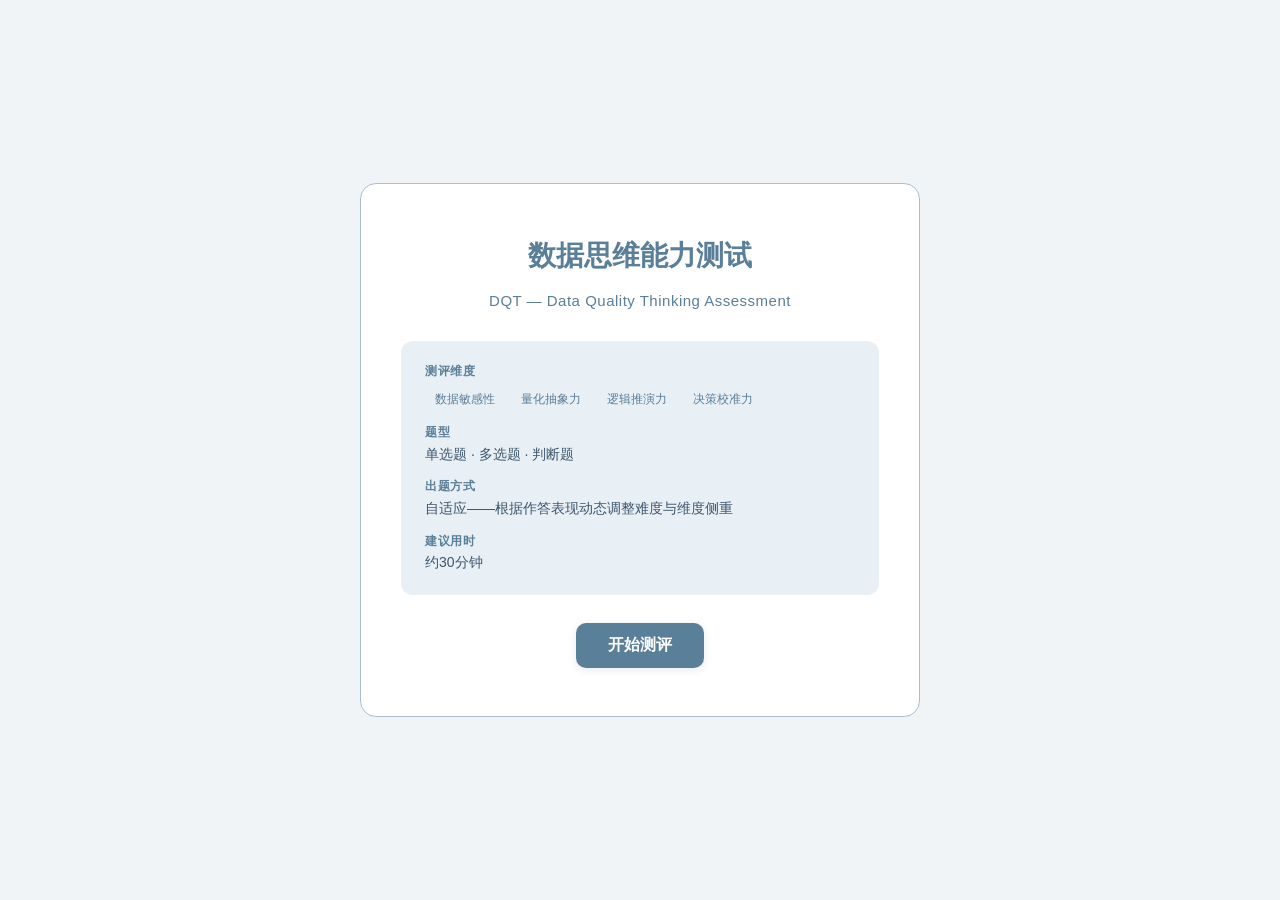
<file: index.html>
<!DOCTYPE html>
<html lang="zh-CN">
<head>
<meta charset="UTF-8">
<meta name="viewport" content="width=device-width, initial-scale=1.0">
<meta http-equiv="Cache-Control" content="no-cache, no-store, must-revalidate">
<meta http-equiv="Pragma" content="no-cache">
<meta http-equiv="Expires" content="0">
<title>数据思维能力测试</title>
<link rel="stylesheet" href="style.css">
</head>
<body>

<!-- 开始页 -->
<div id="startScreen" class="start-screen">
<div class="start-card">
  <h1>数据思维能力测试</h1>
  <div class="subtitle">DQT — Data Quality Thinking Assessment</div>
  <dl class="start-info">
    <dt>测评维度</dt>
    <dd><div class="dim-tags">
      <span class="dim-tag dt1">数据敏感性</span>
      <span class="dim-tag dt2">量化抽象力</span>
      <span class="dim-tag dt3">逻辑推演力</span>
      <span class="dim-tag dt4">决策校准力</span>
    </div></dd>
    <dt>题型</dt><dd>单选题 · 多选题 · 判断题</dd>
    <dt>出题方式</dt><dd>自适应——根据作答表现动态调整难度与维度侧重</dd>
    <dt>建议用时</dt><dd>约30分钟</dd>
  </dl>
  <button class="btn btn-primary" onclick="showNameScreen()" disabled>题库加载中…</button>
</div>
</div>

<!-- 姓名输入页 -->
<div id="nameScreen" class="name-screen hidden">
<div class="start-card">
  <h1>数据思维能力测试</h1>
  <div class="subtitle">请输入您的姓名后开始测评</div>
  <div class="name-input-wrap">
    <input type="text" id="nameInput" class="name-input" placeholder="请输入您的姓名" autocomplete="name" oninput="onNameInput()">
  </div>
  <button class="btn btn-primary" onclick="confirmName()" id="nameBtn" disabled>开始测评</button>
</div>
</div>

<!-- 答题页 -->
<div id="quizScreen" class="quiz-screen hidden">
  <div class="progress-bar-wrap"><div class="progress-bar" id="progressBar"></div></div>
  <div class="progress-meta">
    <span id="progressText"></span>
    <span id="dimIndicator"></span>
  </div>
  <div class="q-card" id="questionCard"></div>
  <div class="submit-wrap">
    <button class="btn btn-prev" id="prevBtn" onclick="goPrev()" disabled>上一题</button>
    <button class="btn btn-primary" id="submitBtn" onclick="submitAnswer()" disabled>下一题</button>
  </div>
</div>

<!-- 结果页 -->
<div id="resultScreen" class="result-screen hidden"></div>

<!-- 错题解析页 -->
<div id="mistakeReviewScreen" class="mistake-review-screen hidden"></div>

<script src="questions.js?v=202605211537"></script>
<script src="app.js?v=202605211537"></script>
<script>
// 兜底检测：如果 app.js 没正确启用按钮，3秒后自行检测
setTimeout(function(){
  var btn = document.querySelector('#startScreen .btn-primary');
  if (btn && btn.disabled) {
    if (typeof _ALL_QUESTIONS === 'undefined') {
      btn.textContent = '题库加载失败，请刷新页面';
      btn.style.background = '#c0392b';
    } else if (!_ALL_QUESTIONS || !_ALL_QUESTIONS.length) {
      btn.textContent = '题库为空，请刷新页面';
      btn.style.background = '#c0392b';
    }
  }
}, 3000);
</script>
</body>
</html>
</file>
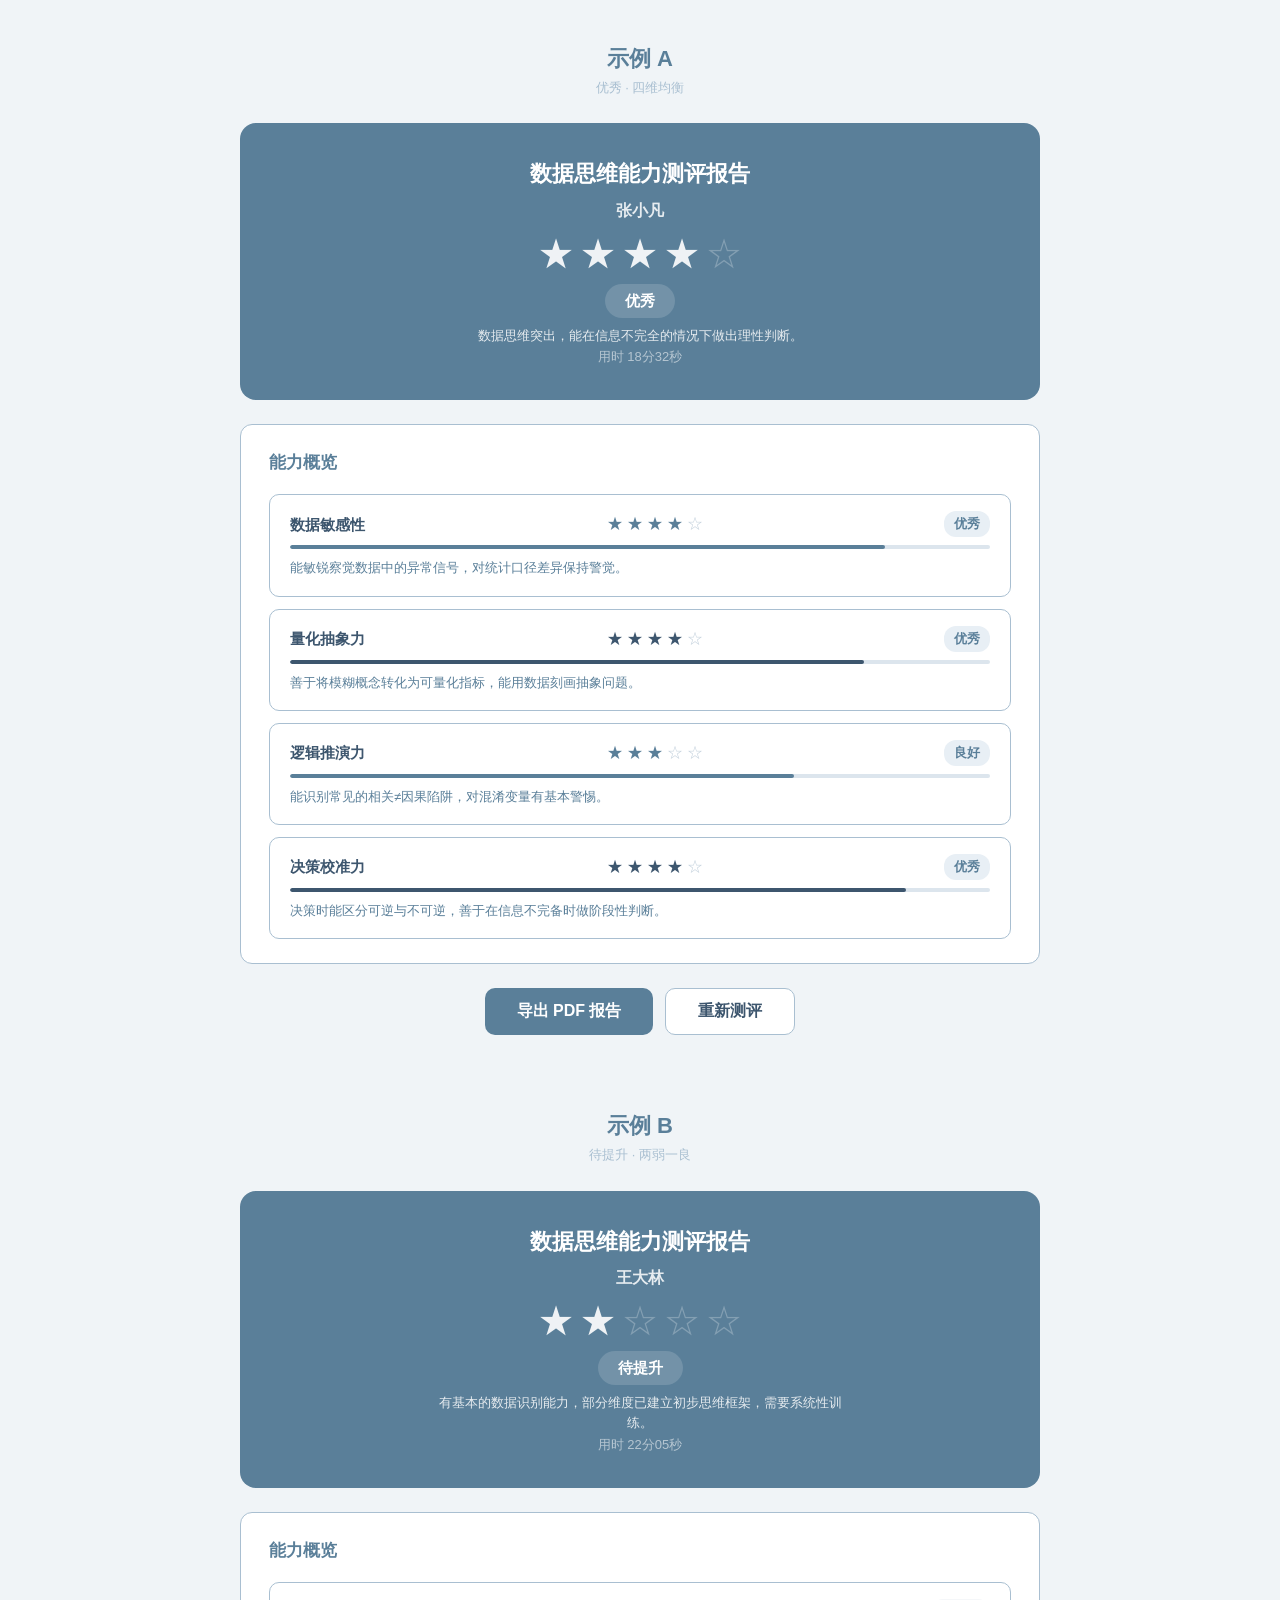
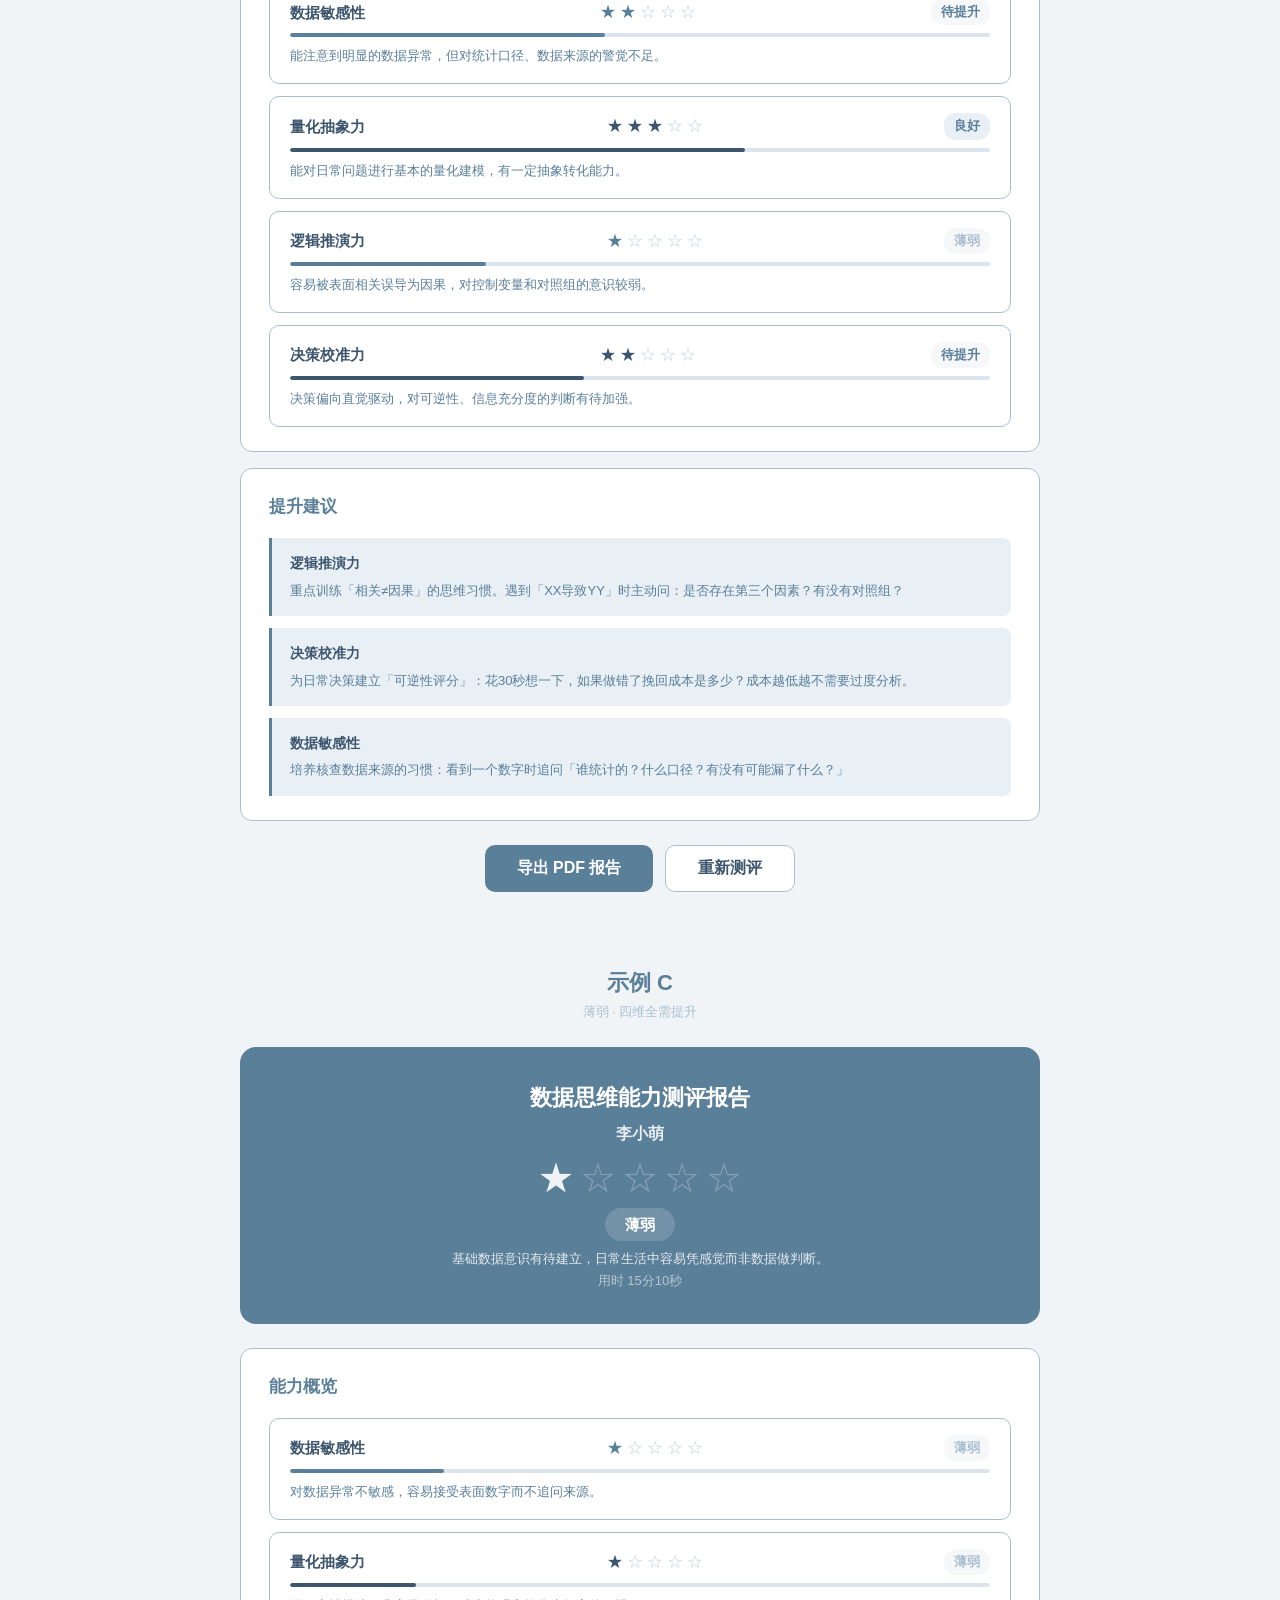
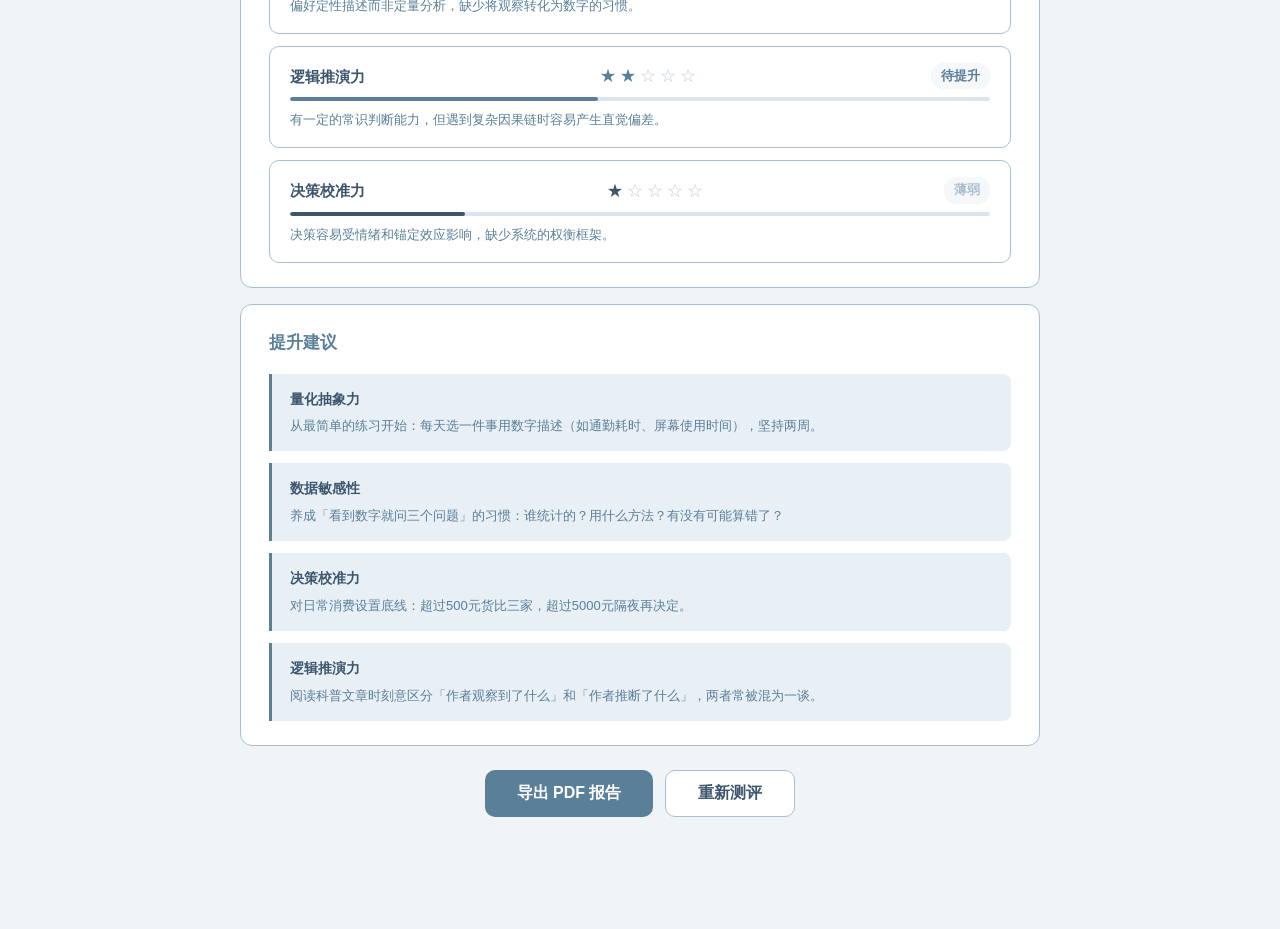
<file: demo-report-v2.html>
<!DOCTYPE html><html lang="zh-CN"><head><meta charset="UTF-8"><title>DQT 测评报告</title>
<style>
*{margin:0;padding:0;box-sizing:border-box}
body{font-family:-apple-system,BlinkMacSystemFont,"PingFang SC","Microsoft YaHei",sans-serif;background:#F0F4F7;color:#3D566E;line-height:1.7;padding:40px 24px}
h2{text-align:center;font-size:22px;color:#5A7F99;margin:48px 0 8px;font-weight:700}
h2:first-child{margin-top:0}
sub{display:block;text-align:center;color:#A9BFD1;font-size:13px;margin-bottom:24px;font-weight:400}
.result-screen{max-width:800px;margin:0 auto 48px}
.result-header{background:#5A7F99;color:#fff;border-radius:16px;padding:32px 36px;margin-bottom:24px;text-align:center}
.result-header h1{font-size:22px;font-weight:700;margin-bottom:4px}
.star-rating{display:flex;justify-content:center;gap:6px;margin:12px 0 8px}
.star-large{font-size:36px;line-height:1}
.star-large.filled{color:rgba(255,255,255,.9)}
.star-large.empty{font-size:36px;color:rgba(255,255,255,.25);line-height:1}
.level-badge{display:inline-block;font-size:15px;font-weight:700;padding:4px 20px;border-radius:20px;margin:4px 4px 8px;background:rgba(255,255,255,.15);color:#fff}
.level-badge.lv-a{background:#d1fae5;color:#065f46}
.level-badge.lv-b{background:#dbeafe;color:#1e40af}
.level-badge.lv-c{background:#fef3c7;color:#92400e}
.level-badge.lv-d{background:#fee2e2;color:#991b1b}
.tier-badge{display:inline-block;font-size:12px;font-weight:500;padding:2px 12px;border-radius:12px;margin:4px 4px 8px;background:rgba(255,255,255,.2);color:rgba(255,255,255,.85)}
.level-desc{font-size:13px;opacity:.85;margin-bottom:8px;line-height:1.6;max-width:420px;margin:0 auto}
.score-label{font-size:13px;opacity:.55}
.user-name-label{font-size:16px;color:rgba(255,255,255,.85);font-weight:600;margin-bottom:4px}
.result-card{background:#fff;border:1px solid #A9BFD1;border-radius:12px;padding:24px 28px;margin-bottom:16px}
.result-card h2{font-size:17px;font-weight:600;margin:0 0 16px;text-align:left;color:#5A7F99}
.dim-list{display:flex;flex-direction:column;gap:12px}
.dim-item{padding:16px 20px;border-radius:10px;border:1px solid #A9BFD1;background:#fff}
.dim-head{display:flex;justify-content:space-between;align-items:center;margin-bottom:8px}
.dim-name{font-weight:600;font-size:15px;color:#3D566E}
.dim-stars{display:flex;align-items:center;gap:4px}
.star-small{font-size:16px;line-height:1}
.star-small.empty{font-size:16px;color:#c5d2dd;line-height:1}
.dim-level{font-size:13px;font-weight:600;padding:2px 10px;border-radius:12px}
.lv-a{background:#e8eff5;color:#5A7F99}.lv-b{background:#e8eff5;color:#5A7F99}
.lv-c{background:#f5f7f9;color:#5A7F99}.lv-d{background:#f5f7f9;color:#A9BFD1}
.dim-bar{height:4px;background:#dce5ed;border-radius:2px;overflow:hidden;margin-bottom:8px}
.dim-bar-fill{height:100%;border-radius:2px}
.dim-desc{font-size:13px;color:#5A7F99;line-height:1.7}
.weakness-card{background:#fff;border:1px solid #A9BFD1;border-radius:12px;padding:24px 28px;margin-bottom:16px}
.weakness-card h2{font-size:17px;font-weight:600;margin:0 0 16px;text-align:left;color:#5A7F99}
.weakness-item{padding:14px 18px;border-left:3px solid #5A7F99;background:#e8eff5;border-radius:0 8px 8px 0;margin-bottom:12px}
.weakness-item:last-child{margin-bottom:0}
.weakness-item h3{font-size:14px;font-weight:600;color:#3D566E;margin-bottom:4px}
.weakness-item p{font-size:13px;color:#5A7F99;line-height:1.7}
.result-actions{display:flex;gap:12px;justify-content:center;margin-top:24px;padding-bottom:24px;flex-wrap:wrap}
.btn{display:inline-flex;align-items:center;justify-content:center;gap:8px;padding:12px 32px;border-radius:10px;border:none;font-size:16px;font-weight:600}
.btn-primary{background:#5A7F99;color:#fff}
.btn-restart{background:#fff;color:#3D566E;border:1px solid #A9BFD1}
</style></head><body>

<h2>示例 A<sub>优秀 · 四维均衡</sub></h2>
<div class="result-screen">
<div class="result-header"><h1>数据思维能力测评报告</h1><div class="user-name-label">张小凡</div>
<div class="star-rating"><span class="star-large filled">★</span><span class="star-large filled">★</span><span class="star-large filled">★</span><span class="star-large filled">★</span><span class="star-large empty">☆</span></div>
<div class="level-badge">优秀</div><div class="level-desc">数据思维突出，能在信息不完全的情况下做出理性判断。</div><div class="score-label">用时 18分32秒</div></div>
<div class="result-card"><h2>能力概览</h2><div class="dim-list">
<div class="dim-item"><div class="dim-head"><span class="dim-name">数据敏感性</span><span class="dim-stars"><span class="star-small" style="color:#5A7F99">★</span><span class="star-small" style="color:#5A7F99">★</span><span class="star-small" style="color:#5A7F99">★</span><span class="star-small" style="color:#5A7F99">★</span><span class="star-small empty">☆</span></span><span class="dim-level lv-a">优秀</span></div><div class="dim-bar"><div class="dim-bar-fill" style="width:85%;background:#5A7F99"></div></div><div class="dim-desc">能敏锐察觉数据中的异常信号，对统计口径差异保持警觉。</div></div>
<div class="dim-item"><div class="dim-head"><span class="dim-name">量化抽象力</span><span class="dim-stars"><span class="star-small" style="color:#3D566E">★</span><span class="star-small" style="color:#3D566E">★</span><span class="star-small" style="color:#3D566E">★</span><span class="star-small" style="color:#3D566E">★</span><span class="star-small empty">☆</span></span><span class="dim-level lv-a">优秀</span></div><div class="dim-bar"><div class="dim-bar-fill" style="width:82%;background:#3D566E"></div></div><div class="dim-desc">善于将模糊概念转化为可量化指标，能用数据刻画抽象问题。</div></div>
<div class="dim-item"><div class="dim-head"><span class="dim-name">逻辑推演力</span><span class="dim-stars"><span class="star-small" style="color:#5A7F99">★</span><span class="star-small" style="color:#5A7F99">★</span><span class="star-small" style="color:#5A7F99">★</span><span class="star-small empty">☆</span><span class="star-small empty">☆</span></span><span class="dim-level lv-b">良好</span></div><div class="dim-bar"><div class="dim-bar-fill" style="width:72%;background:#5A7F99"></div></div><div class="dim-desc">能识别常见的相关≠因果陷阱，对混淆变量有基本警惕。</div></div>
<div class="dim-item"><div class="dim-head"><span class="dim-name">决策校准力</span><span class="dim-stars"><span class="star-small" style="color:#3D566E">★</span><span class="star-small" style="color:#3D566E">★</span><span class="star-small" style="color:#3D566E">★</span><span class="star-small" style="color:#3D566E">★</span><span class="star-small empty">☆</span></span><span class="dim-level lv-a">优秀</span></div><div class="dim-bar"><div class="dim-bar-fill" style="width:88%;background:#3D566E"></div></div><div class="dim-desc">决策时能区分可逆与不可逆，善于在信息不完备时做阶段性判断。</div></div>
</div></div>
<div class="result-actions"><button class="btn btn-primary">导出 PDF 报告</button><button class="btn btn-restart">重新测评</button></div>
</div>

<h2>示例 B<sub>待提升 · 两弱一良</sub></h2>
<div class="result-screen">
<div class="result-header"><h1>数据思维能力测评报告</h1><div class="user-name-label">王大林</div>
<div class="star-rating"><span class="star-large filled">★</span><span class="star-large filled">★</span><span class="star-large empty">☆</span><span class="star-large empty">☆</span><span class="star-large empty">☆</span></div>
<div class="level-badge">待提升</div><div class="level-desc">有基本的数据识别能力，部分维度已建立初步思维框架，需要系统性训练。</div><div class="score-label">用时 22分05秒</div></div>
<div class="result-card"><h2>能力概览</h2><div class="dim-list">
<div class="dim-item"><div class="dim-head"><span class="dim-name">数据敏感性</span><span class="dim-stars"><span class="star-small" style="color:#5A7F99">★</span><span class="star-small" style="color:#5A7F99">★</span><span class="star-small empty">☆</span><span class="star-small empty">☆</span><span class="star-small empty">☆</span></span><span class="dim-level lv-c">待提升</span></div><div class="dim-bar"><div class="dim-bar-fill" style="width:45%;background:#5A7F99"></div></div><div class="dim-desc">能注意到明显的数据异常，但对统计口径、数据来源的警觉不足。</div></div>
<div class="dim-item"><div class="dim-head"><span class="dim-name">量化抽象力</span><span class="dim-stars"><span class="star-small" style="color:#3D566E">★</span><span class="star-small" style="color:#3D566E">★</span><span class="star-small" style="color:#3D566E">★</span><span class="star-small empty">☆</span><span class="star-small empty">☆</span></span><span class="dim-level lv-b">良好</span></div><div class="dim-bar"><div class="dim-bar-fill" style="width:65%;background:#3D566E"></div></div><div class="dim-desc">能对日常问题进行基本的量化建模，有一定抽象转化能力。</div></div>
<div class="dim-item"><div class="dim-head"><span class="dim-name">逻辑推演力</span><span class="dim-stars"><span class="star-small" style="color:#5A7F99">★</span><span class="star-small empty">☆</span><span class="star-small empty">☆</span><span class="star-small empty">☆</span><span class="star-small empty">☆</span></span><span class="dim-level lv-d">薄弱</span></div><div class="dim-bar"><div class="dim-bar-fill" style="width:28%;background:#5A7F99"></div></div><div class="dim-desc">容易被表面相关误导为因果，对控制变量和对照组的意识较弱。</div></div>
<div class="dim-item"><div class="dim-head"><span class="dim-name">决策校准力</span><span class="dim-stars"><span class="star-small" style="color:#3D566E">★</span><span class="star-small" style="color:#3D566E">★</span><span class="star-small empty">☆</span><span class="star-small empty">☆</span><span class="star-small empty">☆</span></span><span class="dim-level lv-c">待提升</span></div><div class="dim-bar"><div class="dim-bar-fill" style="width:42%;background:#3D566E"></div></div><div class="dim-desc">决策偏向直觉驱动，对可逆性、信息充分度的判断有待加强。</div></div>
</div></div>
<div class="weakness-card"><h2>提升建议</h2>
<div class="weakness-item"><h3>逻辑推演力</h3><p>重点训练「相关≠因果」的思维习惯。遇到「XX导致YY」时主动问：是否存在第三个因素？有没有对照组？</p></div>
<div class="weakness-item"><h3>决策校准力</h3><p>为日常决策建立「可逆性评分」：花30秒想一下，如果做错了挽回成本是多少？成本越低越不需要过度分析。</p></div>
<div class="weakness-item"><h3>数据敏感性</h3><p>培养核查数据来源的习惯：看到一个数字时追问「谁统计的？什么口径？有没有可能漏了什么？」</p></div>
</div>
<div class="result-actions"><button class="btn btn-primary">导出 PDF 报告</button><button class="btn btn-restart">重新测评</button></div>
</div>

<h2>示例 C<sub>薄弱 · 四维全需提升</sub></h2>
<div class="result-screen">
<div class="result-header"><h1>数据思维能力测评报告</h1><div class="user-name-label">李小萌</div>
<div class="star-rating"><span class="star-large filled">★</span><span class="star-large empty">☆</span><span class="star-large empty">☆</span><span class="star-large empty">☆</span><span class="star-large empty">☆</span></div>
<div class="level-badge">薄弱</div><div class="level-desc">基础数据意识有待建立，日常生活中容易凭感觉而非数据做判断。</div><div class="score-label">用时 15分10秒</div></div>
<div class="result-card"><h2>能力概览</h2><div class="dim-list">
<div class="dim-item"><div class="dim-head"><span class="dim-name">数据敏感性</span><span class="dim-stars"><span class="star-small" style="color:#5A7F99">★</span><span class="star-small empty">☆</span><span class="star-small empty">☆</span><span class="star-small empty">☆</span><span class="star-small empty">☆</span></span><span class="dim-level lv-d">薄弱</span></div><div class="dim-bar"><div class="dim-bar-fill" style="width:22%;background:#5A7F99"></div></div><div class="dim-desc">对数据异常不敏感，容易接受表面数字而不追问来源。</div></div>
<div class="dim-item"><div class="dim-head"><span class="dim-name">量化抽象力</span><span class="dim-stars"><span class="star-small" style="color:#3D566E">★</span><span class="star-small empty">☆</span><span class="star-small empty">☆</span><span class="star-small empty">☆</span><span class="star-small empty">☆</span></span><span class="dim-level lv-d">薄弱</span></div><div class="dim-bar"><div class="dim-bar-fill" style="width:18%;background:#3D566E"></div></div><div class="dim-desc">偏好定性描述而非定量分析，缺少将观察转化为数字的习惯。</div></div>
<div class="dim-item"><div class="dim-head"><span class="dim-name">逻辑推演力</span><span class="dim-stars"><span class="star-small" style="color:#5A7F99">★</span><span class="star-small" style="color:#5A7F99">★</span><span class="star-small empty">☆</span><span class="star-small empty">☆</span><span class="star-small empty">☆</span></span><span class="dim-level lv-c">待提升</span></div><div class="dim-bar"><div class="dim-bar-fill" style="width:44%;background:#5A7F99"></div></div><div class="dim-desc">有一定的常识判断能力，但遇到复杂因果链时容易产生直觉偏差。</div></div>
<div class="dim-item"><div class="dim-head"><span class="dim-name">决策校准力</span><span class="dim-stars"><span class="star-small" style="color:#3D566E">★</span><span class="star-small empty">☆</span><span class="star-small empty">☆</span><span class="star-small empty">☆</span><span class="star-small empty">☆</span></span><span class="dim-level lv-d">薄弱</span></div><div class="dim-bar"><div class="dim-bar-fill" style="width:25%;background:#3D566E"></div></div><div class="dim-desc">决策容易受情绪和锚定效应影响，缺少系统的权衡框架。</div></div>
</div></div>
<div class="weakness-card"><h2>提升建议</h2>
<div class="weakness-item"><h3>量化抽象力</h3><p>从最简单的练习开始：每天选一件事用数字描述（如通勤耗时、屏幕使用时间），坚持两周。</p></div>
<div class="weakness-item"><h3>数据敏感性</h3><p>养成「看到数字就问三个问题」的习惯：谁统计的？用什么方法？有没有可能算错了？</p></div>
<div class="weakness-item"><h3>决策校准力</h3><p>对日常消费设置底线：超过500元货比三家，超过5000元隔夜再决定。</p></div>
<div class="weakness-item"><h3>逻辑推演力</h3><p>阅读科普文章时刻意区分「作者观察到了什么」和「作者推断了什么」，两者常被混为一谈。</p></div>
</div>
<div class="result-actions"><button class="btn btn-primary">导出 PDF 报告</button><button class="btn btn-restart">重新测评</button></div>
</div>

</body></html>
</file>
<file: style.css>
:root{--bg:#F0F4F7;--card:#fff;--border:#A9BFD1;--text:#3D566E;--text2:#5A7F99;--accent:#5A7F99;--accent-light:#e8eff5;--accent-dark:#3D566E;--star:#5A7F99;--radius:12px}
*{margin:0;padding:0;box-sizing:border-box}
body{font-family:-apple-system,BlinkMacSystemFont,"Segoe UI","PingFang SC","Hiragino Sans GB","Microsoft YaHei",sans-serif;background:var(--bg);color:var(--text);line-height:1.7;min-height:100vh}
.hidden{display:none!important}
.start-screen{min-height:100vh;display:flex;align-items:center;justify-content:center;padding:24px}
.start-card{background:var(--card);border:1px solid var(--border);border-radius:16px;max-width:560px;width:100%;padding:48px 40px;text-align:center}
.start-card h1{font-size:28px;font-weight:700;margin-bottom:8px;color:var(--accent)}
.start-card .subtitle{font-size:15px;color:var(--text2);margin-bottom:28px;letter-spacing:.5px}
.start-info{text-align:left;background:var(--accent-light);border-radius:var(--radius);padding:20px 24px;margin-bottom:28px;font-size:14px}
.start-info dt{font-weight:600;color:var(--text2);margin-top:10px;font-size:12px;letter-spacing:.5px;text-transform:uppercase}
.start-info dt:first-child{margin-top:0}
.start-info dd{color:var(--text)}
.dim-tags{display:flex;flex-wrap:wrap;gap:6px;margin-top:4px}
.dim-tag{font-size:12px;padding:3px 10px;border-radius:6px;font-weight:500;background:var(--accent-light);color:var(--text2)}
.btn{display:inline-flex;align-items:center;justify-content:center;gap:8px;padding:12px 32px;border-radius:10px;border:none;font-size:16px;font-weight:600;cursor:pointer;transition:all .2s}
.btn-primary{background:var(--accent);color:#fff;box-shadow:0 2px 8px rgba(61,86,110,.12)}
.btn-primary:hover{transform:translateY(-1px);box-shadow:0 4px 12px rgba(61,86,110,.18)}
.btn:disabled{opacity:.45;cursor:not-allowed;transform:none}
.quiz-screen{max-width:760px;margin:0 auto;padding:24px}
.progress-bar-wrap{background:#dce5ed;border-radius:8px;height:6px;margin-bottom:8px;overflow:hidden}
.progress-bar{height:100%;background:var(--accent);border-radius:8px;transition:width .4s}
.progress-meta{display:flex;justify-content:space-between;font-size:13px;color:var(--border);margin-bottom:20px}
.q-card{background:var(--card);border:1px solid var(--border);border-radius:16px;padding:28px 32px}
.q-badge{display:inline-flex;align-items:center;gap:6px;font-size:15px;font-weight:700;padding:6px 16px;border-radius:20px;margin-bottom:16px;letter-spacing:.5px;background:var(--accent-light);color:var(--accent)}
.q-dim-badge{font-size:11px;padding:2px 8px;border-radius:12px;margin-left:6px;font-weight:500;border:1px solid var(--border);color:var(--text2)}
.q-text{font-size:16px;font-weight:500;line-height:1.8;margin-bottom:20px;color:var(--text)}
.options{display:flex;flex-direction:column;gap:10px}
.option{display:flex;align-items:flex-start;gap:12px;padding:14px 16px;border:1px solid var(--border);border-radius:10px;cursor:pointer;transition:all .2s;font-size:14px;line-height:1.6}
.option:hover{border-color:var(--accent);background:var(--accent-light)}
.option.selected{border-color:var(--accent);background:var(--accent-light)}
.option input{margin-top:3px;accent-color:var(--accent);flex-shrink:0}
.option .opt-label{font-weight:600;color:var(--accent);min-width:22px}
.judge-opts{display:flex;gap:16px;margin-bottom:20px}
.judge-btn{flex:1;padding:14px;border:1px solid var(--border);border-radius:10px;cursor:pointer;font-size:16px;font-weight:600;text-align:center;transition:all .2s;background:var(--card);color:var(--text)}
.judge-btn:hover{border-color:var(--accent);background:var(--accent-light)}
.judge-btn.selected{border-color:var(--accent);background:var(--accent-light);color:var(--accent)}
.submit-wrap{display:flex;justify-content:space-between;margin-top:20px}
.rank-opts{display:flex;flex-direction:column;gap:10px}
.rank-row{display:flex;align-items:center;justify-content:space-between;padding:12px 16px;border:1px solid var(--border);border-radius:10px;flex-wrap:wrap;gap:8px}
.rank-label{font-size:14px;font-weight:500;line-height:1.6;flex:1;min-width:200px;color:var(--text)}
.rank-positions{display:flex;gap:6px}
.rank-pos-btn{width:40px;height:36px;border:1px solid var(--border);border-radius:8px;background:var(--card);font-size:14px;font-weight:600;cursor:pointer;transition:all .2s;display:flex;align-items:center;justify-content:center;color:var(--text2)}
.rank-pos-btn:hover{border-color:var(--accent);background:var(--accent-light);color:var(--accent)}
.rank-pos-btn.selected{border-color:var(--accent);background:var(--accent);color:#fff}
.rank-pos-btn:disabled{opacity:.3;cursor:not-allowed;background:#f5f7f9}
.btn-prev{background:var(--card);color:var(--text);border:1px solid var(--border);padding:12px 28px;border-radius:10px;font-size:16px;font-weight:600;cursor:pointer;transition:all .2s}
.btn-prev:hover{border-color:var(--accent);background:var(--accent-light)}
.btn-prev:disabled{opacity:.4;cursor:not-allowed}
.result-actions{display:flex;gap:12px;justify-content:center;margin-top:24px;padding-bottom:48px;flex-wrap:wrap}
.btn-restart{background:var(--card);color:var(--text);border:1px solid var(--border);padding:12px 28px;border-radius:10px;font-size:16px;font-weight:600;cursor:pointer;transition:all .2s}
.btn-restart:hover{border-color:var(--accent);background:var(--accent-light)}
.btn-secondary{background:var(--accent-light);color:var(--accent);border:1px solid transparent;padding:12px 28px;border-radius:10px;font-size:16px;font-weight:600;cursor:pointer;transition:all .2s}
.btn-secondary:hover{background:#dde6ee;border-color:var(--accent)}
.result-screen{max-width:800px;margin:0 auto;padding:24px}
.result-header{background:var(--accent);color:#fff;border-radius:16px;padding:32px 36px;margin-bottom:24px;text-align:center}
.result-header h1{font-size:22px;font-weight:700;margin-bottom:4px}
.star-rating{display:flex;justify-content:center;gap:6px;margin:12px 0 8px}
.star-large{font-size:36px;line-height:1}
.star-large.filled{color:rgba(255,255,255,.9)}
.star-large.empty{font-size:36px;color:rgba(255,255,255,.25);line-height:1}
.level-badge{display:inline-block;font-size:15px;font-weight:700;padding:4px 20px;border-radius:20px;margin:4px 4px 8px;background:rgba(255,255,255,.15);color:#fff}
.level-badge.lv-a{background:#d1fae5;color:#065f46}
.level-badge.lv-b{background:#dbeafe;color:#1e40af}
.level-badge.lv-c{background:#fef3c7;color:#92400e}
.level-badge.lv-d{background:#fee2e2;color:#991b1b}
.tier-badge{display:inline-block;font-size:12px;font-weight:500;padding:2px 12px;border-radius:12px;margin:4px 4px 8px;background:rgba(255,255,255,.2);color:rgba(255,255,255,.85)}
.level-desc{font-size:13px;opacity:.85;margin-bottom:8px;line-height:1.6;max-width:420px;margin-left:auto;margin-right:auto}
.result-header .score-label{font-size:13px;opacity:.7;color:rgba(255,255,255,.8)}
.result-card{background:var(--card);border:1px solid var(--border);border-radius:var(--radius);padding:24px 28px;margin-bottom:16px}
.result-card h2{font-size:17px;font-weight:600;margin-bottom:16px;color:var(--accent)}
.dim-list{display:flex;flex-direction:column;gap:12px}
.dim-item{padding:16px 20px;border-radius:10px;border:1px solid var(--border);background:var(--card)}
.dim-head{display:flex;justify-content:space-between;align-items:center;margin-bottom:8px}
.dim-name{font-weight:600;font-size:15px;color:var(--text)}
.dim-stars{display:flex;align-items:center;gap:4px}
.star-small{font-size:16px;line-height:1}
.star-small.empty{font-size:16px;color:#c5d2dd;line-height:1}
.dim-level{font-size:13px;font-weight:600;padding:2px 10px;border-radius:12px}
.lv-a{background:var(--accent-light);color:var(--accent)}
.lv-b{background:var(--accent-light);color:var(--accent)}
.lv-c{background:#f5f7f9;color:var(--text2)}
.lv-d{background:#f5f7f9;color:var(--border)}
.dim-bar{height:4px;background:#dce5ed;border-radius:2px;overflow:hidden;margin-bottom:8px}
.dim-bar-fill{height:100%;border-radius:2px;transition:width 1s}
.dim-desc{font-size:13px;color:var(--text2);line-height:1.7}
.weakness-card{background:var(--card);border:1px solid var(--border);border-radius:var(--radius);padding:24px 28px;margin-bottom:16px}
.weakness-card h2{font-size:17px;font-weight:600;margin-bottom:16px;color:var(--text2)}
.weakness-item{padding:14px 18px;border-left:3px solid var(--accent);background:var(--accent-light);border-radius:0 8px 8px 0;margin-bottom:12px}
.weakness-item:last-child{margin-bottom:0}
.weakness-item h3{font-size:14px;font-weight:600;color:var(--text);margin-bottom:4px}
.weakness-item p{font-size:13px;color:var(--text2);line-height:1.7}
.name-screen{min-height:100vh;display:flex;align-items:center;justify-content:center;padding:24px}
.name-input-wrap{margin:24px 0 8px}
.name-input{width:100%;padding:14px 18px;font-size:16px;border:1px solid var(--border);border-radius:10px;outline:none;transition:border-color .2s;text-align:center;background:var(--card);color:var(--text)}
.name-input:focus{border-color:var(--accent)}
.name-input::placeholder{color:var(--border)}
.user-name-label{font-size:16px;color:var(--accent-dark);font-weight:600;margin-bottom:4px}
@media(max-width:640px){.start-card{padding:32px 20px}.q-card{padding:20px 16px}.result-header{padding:24px 20px}.star-large{font-size:32px}}
.mistake-review-screen{max-width:800px;margin:0 auto;padding:24px}
.mistake-header{background:var(--accent);color:#fff;border-radius:16px;padding:24px 36px;margin-bottom:24px;text-align:center}
.mistake-header h1{font-size:22px;font-weight:700;margin-bottom:4px}
.mistake-count{font-size:14px;opacity:.85}
.mistake-card{background:var(--card);border:1px solid var(--border);border-radius:12px;padding:20px 24px;margin-bottom:16px}
.mistake-card .mc-meta{display:flex;gap:8px;margin-bottom:10px;flex-wrap:wrap}
.mistake-card .mc-meta span{font-size:14px;font-weight:500}
.mistake-card .mc-q{font-size:15px;font-weight:500;color:var(--text);line-height:1.7;margin-bottom:12px}
.mistake-card .mc-answer-row{display:flex;gap:20px;flex-wrap:wrap;margin-bottom:10px;font-size:13px}
.mistake-card .mc-answer-row .mc-your{color:#c0392b}
.mistake-card .mc-answer-row .mc-correct{color:#27ae60}
.mistake-card .mc-exp{background:var(--accent-light);border-radius:10px;padding:12px 16px;font-size:13px;color:var(--text2);line-height:1.7}
.mistake-card .mc-exp::before{content:'💡 ';font-size:14px}
.mc-dim-badge{display:inline-block;font-size:11px;padding:2px 8px;border-radius:10px;background:var(--accent-light);color:var(--text2)}
.mc-diff-badge{display:inline-block;font-size:11px;padding:2px 8px;border-radius:10px;background:#f5f7f9;color:var(--text2)}
.mc-no-exp{font-size:13px;color:var(--border);font-style:italic}
.btn-outline{background:var(--card);color:var(--accent);border:1px solid var(--accent);padding:12px 28px;border-radius:10px;font-size:16px;font-weight:600;cursor:pointer;transition:all .2s}
.btn-outline:hover{background:var(--accent-light)}
</file>
